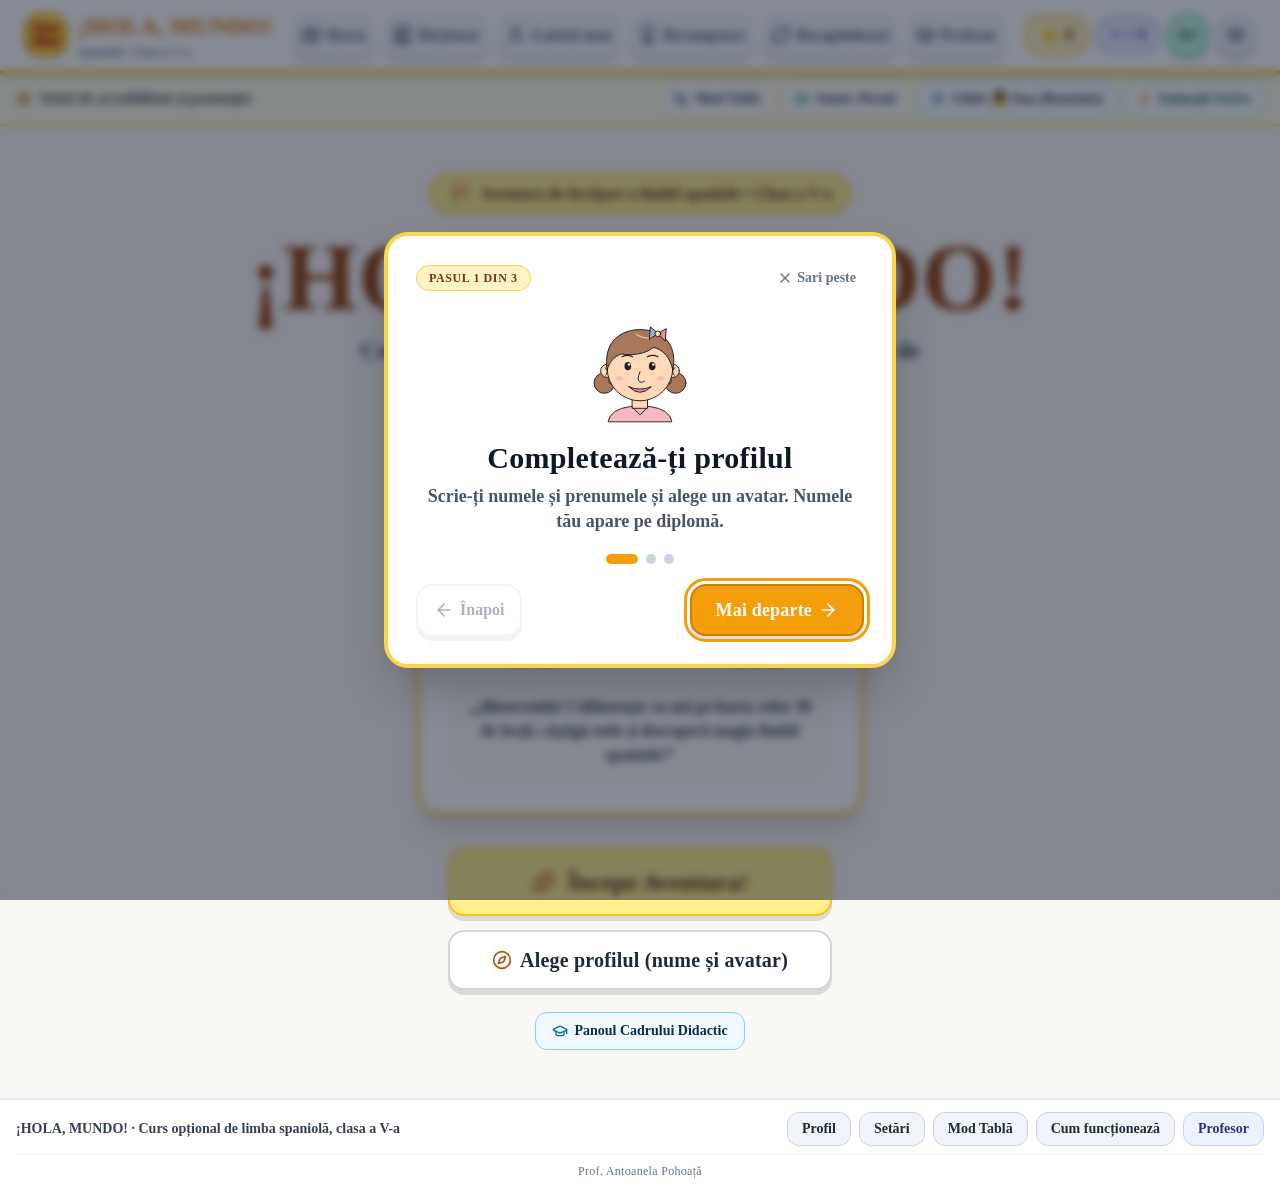
<file: index.html>
<!doctype html>
<html lang="ro">
  <head>
    <meta charset="UTF-8" />
    <link rel="icon" type="image/svg+xml" href="data:image/svg+xml,<svg xmlns=%22http://www.w3.org/2000/svg%22 viewBox=%220 0 32 32%22><text y=%2226%22 font-size=%2226%22>🇪🇸</text></svg>" />
    <meta name="viewport" content="width=device-width, initial-scale=1.0" />
    <title>¡HOLA, MUNDO! · Curs opțional de limba spaniolă</title>
    <script type="module" crossorigin src="./assets/index-DKknDIlz.js"></script>
    <link rel="stylesheet" crossorigin href="./assets/index-Cn4AALob.css">
  </head>
  <body class="bg-[#FAF8F5] text-slate-900 min-h-screen selection:bg-amber-200">
    <div id="root"></div>
  </body>
</html>
</file>
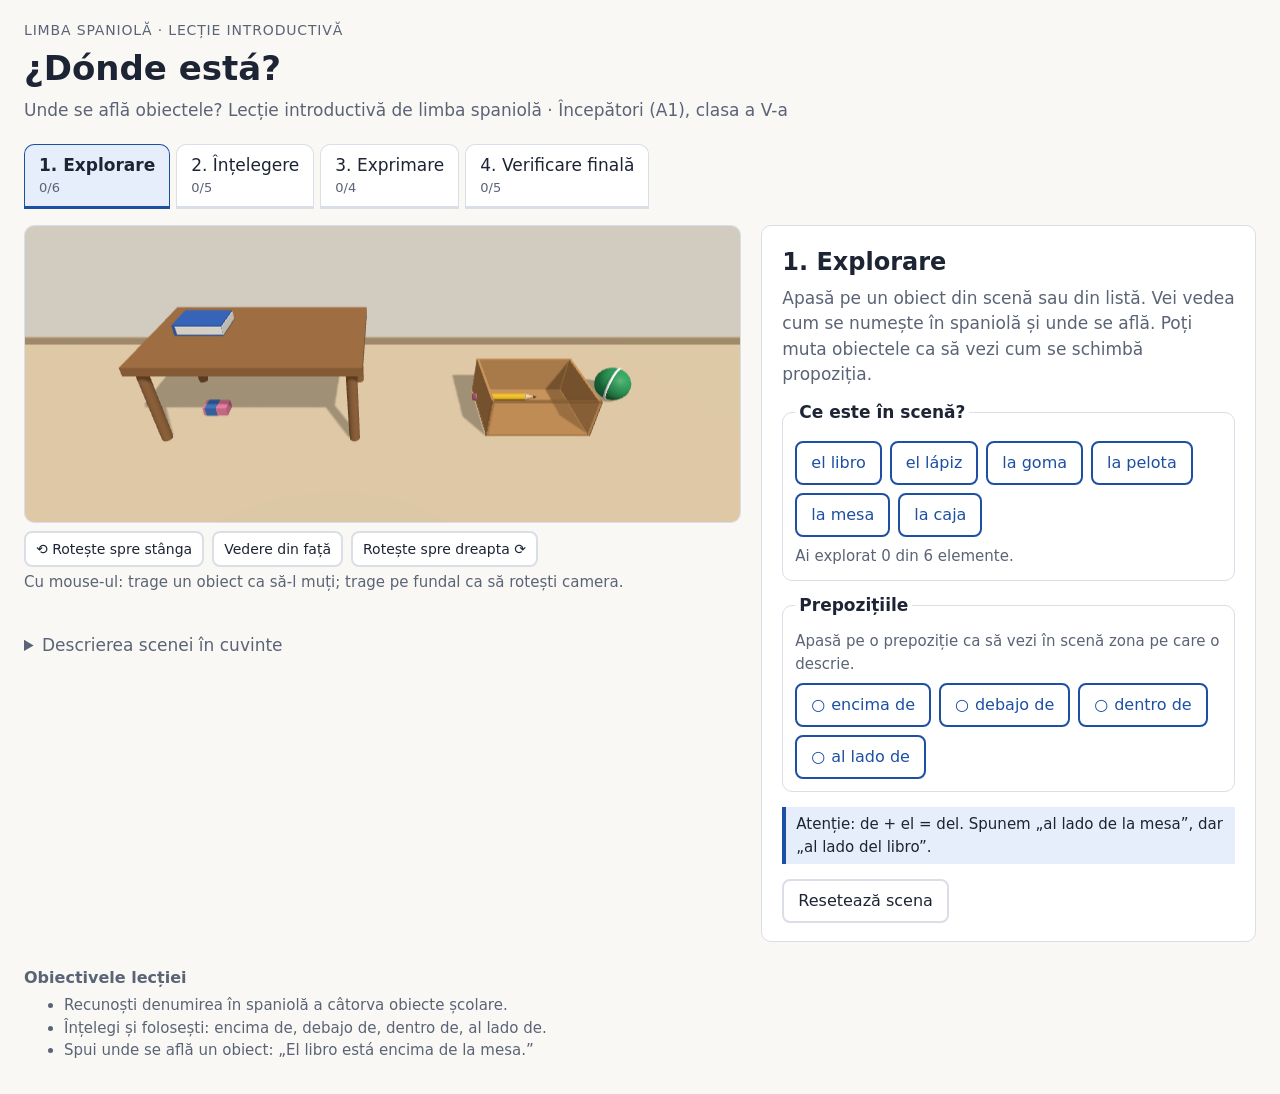
<file: donde-esta/index.html>
<!doctype html>
<html lang="ro">
<head>
  <meta charset="UTF-8">
  <meta name="viewport" content="width=device-width, initial-scale=1">
  <title>¿Dónde está? · Lecție de limba spaniolă</title>
  <link rel="icon" href="data:image/svg+xml,<svg xmlns=%22http://www.w3.org/2000/svg%22 viewBox=%220 0 32 32%22><text y=%2226%22 font-size=%2226%22>📦</text></svg>">
  <link rel="stylesheet" href="css/donde-esta.css">
</head>
<body>
  <a class="skip" href="#panel">Sari la activitate</a>

  <header class="top">
    <p class="eyebrow">Limba spaniolă · lecție introductivă</p>
    <h1 lang="es">¿Dónde está?</h1>
    <p class="sub" id="subtitulo"></p>
  </header>

  <nav class="tabs" role="tablist" aria-label="Activitățile lecției">
    <button type="button" role="tab" class="tab" data-act="exploracion" aria-controls="panel"><span class="tab-title"></span><span class="tab-status"></span></button>
    <button type="button" role="tab" class="tab" data-act="comprension" aria-controls="panel"><span class="tab-title"></span><span class="tab-status"></span></button>
    <button type="button" role="tab" class="tab" data-act="expresion" aria-controls="panel"><span class="tab-title"></span><span class="tab-status"></span></button>
    <button type="button" role="tab" class="tab" data-act="final" aria-controls="panel"><span class="tab-title"></span><span class="tab-status"></span></button>
  </nav>

  <main class="layout">
    <section class="scene-wrap" aria-label="Scena">
      <div id="scene" class="scene">
        <p id="scene-loading" class="scene-msg">Pornesc scena 3D…</p>
      </div>
      <div id="scene-notice" class="notice" role="alert" hidden></div>
      <div id="camera-tools" class="btn-row camera-tools" hidden>
        <button type="button" class="btn btn-small btn-ghost" id="cam-left"><span aria-hidden="true">⟲ </span>Rotește spre stânga</button>
        <button type="button" class="btn btn-small btn-ghost" id="cam-reset">Vedere din față</button>
        <button type="button" class="btn btn-small btn-ghost" id="cam-right">Rotește spre dreapta<span aria-hidden="true"> ⟳</span></button>
      </div>
      <p class="hint camera-hint" id="camera-hint" hidden>Cu mouse-ul: trage un obiect ca să-l muți; trage pe fundal ca să rotești camera.</p>
      <p id="scene-status" class="scene-status" aria-live="polite"></p>
      <details class="scene-desc">
        <summary>Descrierea scenei în cuvinte</summary>
        <ul id="scene-desc-list"></ul>
      </details>
    </section>

    <section id="panel" class="panel" role="tabpanel" tabindex="-1" aria-live="off">
      <p>Lecția pornește…</p>
    </section>
  </main>

  <footer class="foot">
    <h2>Obiectivele lecției</h2>
    <ul id="objetivos"></ul>
  </footer>

  <noscript><p class="notice">Lecția are nevoie de JavaScript. Activează JavaScript în browser și reîncarcă pagina.</p></noscript>

  <!-- Conținutul lecției (editabil) -->
  <script src="data/leccion-donde-esta.js"></script>
  <!-- Logica aplicației -->
  <script src="js/scene-layout.js"></script>
  <script src="js/scene-state.js"></script>
  <script src="js/lesson-logic.js"></script>
  <script src="js/view-3d.js"></script>
  <script src="js/view-2d.js"></script>
  <script src="js/app.js"></script>
</body>
</html>
</file>
<file: assets/index-Cn4AALob.css>
*,:before,:after{--tw-border-spacing-x: 0;--tw-border-spacing-y: 0;--tw-translate-x: 0;--tw-translate-y: 0;--tw-rotate: 0;--tw-skew-x: 0;--tw-skew-y: 0;--tw-scale-x: 1;--tw-scale-y: 1;--tw-pan-x: ;--tw-pan-y: ;--tw-pinch-zoom: ;--tw-scroll-snap-strictness: proximity;--tw-gradient-from-position: ;--tw-gradient-via-position: ;--tw-gradient-to-position: ;--tw-ordinal: ;--tw-slashed-zero: ;--tw-numeric-figure: ;--tw-numeric-spacing: ;--tw-numeric-fraction: ;--tw-ring-inset: ;--tw-ring-offset-width: 0px;--tw-ring-offset-color: #fff;--tw-ring-color: rgb(59 130 246 / .5);--tw-ring-offset-shadow: 0 0 #0000;--tw-ring-shadow: 0 0 #0000;--tw-shadow: 0 0 #0000;--tw-shadow-colored: 0 0 #0000;--tw-blur: ;--tw-brightness: ;--tw-contrast: ;--tw-grayscale: ;--tw-hue-rotate: ;--tw-invert: ;--tw-saturate: ;--tw-sepia: ;--tw-drop-shadow: ;--tw-backdrop-blur: ;--tw-backdrop-brightness: ;--tw-backdrop-contrast: ;--tw-backdrop-grayscale: ;--tw-backdrop-hue-rotate: ;--tw-backdrop-invert: ;--tw-backdrop-opacity: ;--tw-backdrop-saturate: ;--tw-backdrop-sepia: ;--tw-contain-size: ;--tw-contain-layout: ;--tw-contain-paint: ;--tw-contain-style: }::backdrop{--tw-border-spacing-x: 0;--tw-border-spacing-y: 0;--tw-translate-x: 0;--tw-translate-y: 0;--tw-rotate: 0;--tw-skew-x: 0;--tw-skew-y: 0;--tw-scale-x: 1;--tw-scale-y: 1;--tw-pan-x: ;--tw-pan-y: ;--tw-pinch-zoom: ;--tw-scroll-snap-strictness: proximity;--tw-gradient-from-position: ;--tw-gradient-via-position: ;--tw-gradient-to-position: ;--tw-ordinal: ;--tw-slashed-zero: ;--tw-numeric-figure: ;--tw-numeric-spacing: ;--tw-numeric-fraction: ;--tw-ring-inset: ;--tw-ring-offset-width: 0px;--tw-ring-offset-color: #fff;--tw-ring-color: rgb(59 130 246 / .5);--tw-ring-offset-shadow: 0 0 #0000;--tw-ring-shadow: 0 0 #0000;--tw-shadow: 0 0 #0000;--tw-shadow-colored: 0 0 #0000;--tw-blur: ;--tw-brightness: ;--tw-contrast: ;--tw-grayscale: ;--tw-hue-rotate: ;--tw-invert: ;--tw-saturate: ;--tw-sepia: ;--tw-drop-shadow: ;--tw-backdrop-blur: ;--tw-backdrop-brightness: ;--tw-backdrop-contrast: ;--tw-backdrop-grayscale: ;--tw-backdrop-hue-rotate: ;--tw-backdrop-invert: ;--tw-backdrop-opacity: ;--tw-backdrop-saturate: ;--tw-backdrop-sepia: ;--tw-contain-size: ;--tw-contain-layout: ;--tw-contain-paint: ;--tw-contain-style: }*,:before,:after{box-sizing:border-box;border-width:0;border-style:solid;border-color:#e5e7eb}:before,:after{--tw-content: ""}html,:host{line-height:1.5;-webkit-text-size-adjust:100%;-moz-tab-size:4;-o-tab-size:4;tab-size:4;font-family:ui-sans-serif,system-ui,sans-serif,"Apple Color Emoji","Segoe UI Emoji",Segoe UI Symbol,"Noto Color Emoji";font-feature-settings:normal;font-variation-settings:normal;-webkit-tap-highlight-color:transparent}body{margin:0;line-height:inherit}hr{height:0;color:inherit;border-top-width:1px}abbr:where([title]){-webkit-text-decoration:underline dotted;text-decoration:underline dotted}h1,h2,h3,h4,h5,h6{font-size:inherit;font-weight:inherit}a{color:inherit;text-decoration:inherit}b,strong{font-weight:bolder}code,kbd,samp,pre{font-family:ui-monospace,SFMono-Regular,Menlo,Monaco,Consolas,Liberation Mono,Courier New,monospace;font-feature-settings:normal;font-variation-settings:normal;font-size:1em}small{font-size:80%}sub,sup{font-size:75%;line-height:0;position:relative;vertical-align:baseline}sub{bottom:-.25em}sup{top:-.5em}table{text-indent:0;border-color:inherit;border-collapse:collapse}button,input,optgroup,select,textarea{font-family:inherit;font-feature-settings:inherit;font-variation-settings:inherit;font-size:100%;font-weight:inherit;line-height:inherit;letter-spacing:inherit;color:inherit;margin:0;padding:0}button,select{text-transform:none}button,input:where([type=button]),input:where([type=reset]),input:where([type=submit]){-webkit-appearance:button;background-color:transparent;background-image:none}:-moz-focusring{outline:auto}:-moz-ui-invalid{box-shadow:none}progress{vertical-align:baseline}::-webkit-inner-spin-button,::-webkit-outer-spin-button{height:auto}[type=search]{-webkit-appearance:textfield;outline-offset:-2px}::-webkit-search-decoration{-webkit-appearance:none}::-webkit-file-upload-button{-webkit-appearance:button;font:inherit}summary{display:list-item}blockquote,dl,dd,h1,h2,h3,h4,h5,h6,hr,figure,p,pre{margin:0}fieldset{margin:0;padding:0}legend{padding:0}ol,ul,menu{list-style:none;margin:0;padding:0}dialog{padding:0}textarea{resize:vertical}input::-moz-placeholder,textarea::-moz-placeholder{opacity:1;color:#9ca3af}input::placeholder,textarea::placeholder{opacity:1;color:#9ca3af}button,[role=button]{cursor:pointer}:disabled{cursor:default}img,svg,video,canvas,audio,iframe,embed,object{display:block;vertical-align:middle}img,video{max-width:100%;height:auto}[hidden]:where(:not([hidden=until-found])){display:none}.sr-only{position:absolute;width:1px;height:1px;padding:0;margin:-1px;overflow:hidden;clip:rect(0,0,0,0);white-space:nowrap;border-width:0}.pointer-events-none{pointer-events:none}.\!visible{visibility:visible!important}.visible{visibility:visible}.fixed{position:fixed}.absolute{position:absolute}.relative{position:relative}.inset-0{top:0;right:0;bottom:0;left:0}.left-0{left:0}.left-3{left:.75rem}.left-4{left:1rem}.right-0{right:0}.right-3{right:.75rem}.top-1\/2{top:50%}.top-3{top:.75rem}.z-30{z-index:30}.z-40{z-index:40}.z-50{z-index:50}.z-\[60\]{z-index:60}.order-last{order:9999}.-mx-4{margin-left:-1rem;margin-right:-1rem}.mx-auto{margin-left:auto;margin-right:auto}.my-2{margin-top:.5rem;margin-bottom:.5rem}.my-4{margin-top:1rem;margin-bottom:1rem}.my-auto{margin-top:auto;margin-bottom:auto}.-mt-16{margin-top:-4rem}.mb-1{margin-bottom:.25rem}.mb-2{margin-bottom:.5rem}.mb-3{margin-bottom:.75rem}.mb-4{margin-bottom:1rem}.mb-6{margin-bottom:1.5rem}.mb-8{margin-bottom:2rem}.ml-4{margin-left:1rem}.ml-auto{margin-left:auto}.mr-1{margin-right:.25rem}.mt-0\.5{margin-top:.125rem}.mt-1{margin-top:.25rem}.mt-1\.5{margin-top:.375rem}.mt-2{margin-top:.5rem}.mt-3{margin-top:.75rem}.mt-4{margin-top:1rem}.mt-5{margin-top:1.25rem}.mt-6{margin-top:1.5rem}.line-clamp-1{overflow:hidden;display:-webkit-box;-webkit-box-orient:vertical;-webkit-line-clamp:1}.line-clamp-2{overflow:hidden;display:-webkit-box;-webkit-box-orient:vertical;-webkit-line-clamp:2}.block{display:block}.inline-block{display:inline-block}.inline{display:inline}.flex{display:flex}.inline-flex{display:inline-flex}.table{display:table}.grid{display:grid}.hidden{display:none}.h-10{height:2.5rem}.h-11{height:2.75rem}.h-12{height:3rem}.h-14{height:3.5rem}.h-16{height:4rem}.h-2{height:.5rem}.h-2\.5{height:.625rem}.h-20{height:5rem}.h-24{height:6rem}.h-28{height:7rem}.h-3\.5{height:.875rem}.h-4{height:1rem}.h-40{height:10rem}.h-5{height:1.25rem}.h-6{height:1.5rem}.h-7{height:1.75rem}.h-8{height:2rem}.h-9{height:2.25rem}.h-full{height:100%}.max-h-72{max-height:18rem}.max-h-\[380px\]{max-height:380px}.max-h-\[480px\]{max-height:480px}.min-h-\[100px\]{min-height:100px}.min-h-\[110px\]{min-height:110px}.min-h-\[112px\]{min-height:112px}.min-h-\[140px\]{min-height:140px}.min-h-\[160px\]{min-height:160px}.min-h-\[180px\]{min-height:180px}.min-h-\[48px\]{min-height:48px}.min-h-\[52px\]{min-height:52px}.min-h-\[54px\]{min-height:54px}.min-h-\[560px\]{min-height:560px}.min-h-\[56px\]{min-height:56px}.min-h-\[58px\]{min-height:58px}.min-h-\[60px\]{min-height:60px}.min-h-\[66px\]{min-height:66px}.min-h-\[calc\(100vh-140px\)\]{min-height:calc(100vh - 140px)}.min-h-screen{min-height:100vh}.w-10{width:2.5rem}.w-11{width:2.75rem}.w-12{width:3rem}.w-14{width:3.5rem}.w-16{width:4rem}.w-2\.5{width:.625rem}.w-20{width:5rem}.w-24{width:6rem}.w-28{width:7rem}.w-3\.5{width:.875rem}.w-4{width:1rem}.w-40{width:10rem}.w-5{width:1.25rem}.w-6{width:1.5rem}.w-7{width:1.75rem}.w-8{width:2rem}.w-9{width:2.25rem}.w-full{width:100%}.min-w-0{min-width:0px}.min-w-\[110px\]{min-width:110px}.min-w-\[120px\]{min-width:120px}.min-w-\[190px\]{min-width:190px}.max-w-2xl{max-width:42rem}.max-w-3xl{max-width:48rem}.max-w-4xl{max-width:56rem}.max-w-5xl{max-width:64rem}.max-w-6xl{max-width:72rem}.max-w-7xl{max-width:80rem}.max-w-lg{max-width:32rem}.max-w-md{max-width:28rem}.max-w-sm{max-width:24rem}.max-w-xl{max-width:36rem}.flex-1{flex:1 1 0%}.shrink-0{flex-shrink:0}.border-collapse{border-collapse:collapse}.-translate-y-1\/2{--tw-translate-y: -50%;transform:translate(var(--tw-translate-x),var(--tw-translate-y)) rotate(var(--tw-rotate)) skew(var(--tw-skew-x)) skewY(var(--tw-skew-y)) scaleX(var(--tw-scale-x)) scaleY(var(--tw-scale-y))}.scale-105{--tw-scale-x: 1.05;--tw-scale-y: 1.05;transform:translate(var(--tw-translate-x),var(--tw-translate-y)) rotate(var(--tw-rotate)) skew(var(--tw-skew-x)) skewY(var(--tw-skew-y)) scaleX(var(--tw-scale-x)) scaleY(var(--tw-scale-y))}.scale-110{--tw-scale-x: 1.1;--tw-scale-y: 1.1;transform:translate(var(--tw-translate-x),var(--tw-translate-y)) rotate(var(--tw-rotate)) skew(var(--tw-skew-x)) skewY(var(--tw-skew-y)) scaleX(var(--tw-scale-x)) scaleY(var(--tw-scale-y))}.transform{transform:translate(var(--tw-translate-x),var(--tw-translate-y)) rotate(var(--tw-rotate)) skew(var(--tw-skew-x)) skewY(var(--tw-skew-y)) scaleX(var(--tw-scale-x)) scaleY(var(--tw-scale-y))}@keyframes bounce{0%,to{transform:translateY(-25%);animation-timing-function:cubic-bezier(.8,0,1,1)}50%{transform:none;animation-timing-function:cubic-bezier(0,0,.2,1)}}.animate-bounce{animation:bounce 1s infinite}@keyframes pulse{50%{opacity:.5}}.animate-pulse{animation:pulse 2s cubic-bezier(.4,0,.6,1) infinite}.cursor-default{cursor:default}.cursor-not-allowed{cursor:not-allowed}.cursor-pointer{cursor:pointer}.select-none{-webkit-user-select:none;-moz-user-select:none;user-select:none}.resize{resize:both}.snap-x{scroll-snap-type:x var(--tw-scroll-snap-strictness)}.snap-start{scroll-snap-align:start}.scroll-mt-24{scroll-margin-top:6rem}.grid-cols-1{grid-template-columns:repeat(1,minmax(0,1fr))}.grid-cols-2{grid-template-columns:repeat(2,minmax(0,1fr))}.grid-cols-4{grid-template-columns:repeat(4,minmax(0,1fr))}.grid-cols-\[minmax\(0\,2fr\)_minmax\(0\,1\.4fr\)_90px_auto\]{grid-template-columns:minmax(0,2fr) minmax(0,1.4fr) 90px auto}.flex-col{flex-direction:column}.flex-col-reverse{flex-direction:column-reverse}.flex-wrap{flex-wrap:wrap}.items-start{align-items:flex-start}.items-end{align-items:flex-end}.items-center{align-items:center}.items-baseline{align-items:baseline}.items-stretch{align-items:stretch}.justify-start{justify-content:flex-start}.justify-end{justify-content:flex-end}.justify-center{justify-content:center}.justify-between{justify-content:space-between}.justify-around{justify-content:space-around}.gap-1{gap:.25rem}.gap-1\.5{gap:.375rem}.gap-2{gap:.5rem}.gap-2\.5{gap:.625rem}.gap-3{gap:.75rem}.gap-3\.5{gap:.875rem}.gap-4{gap:1rem}.gap-5{gap:1.25rem}.gap-6{gap:1.5rem}.gap-x-2{-moz-column-gap:.5rem;column-gap:.5rem}.gap-y-0\.5{row-gap:.125rem}.-space-x-3>:not([hidden])~:not([hidden]){--tw-space-x-reverse: 0;margin-right:calc(-.75rem * var(--tw-space-x-reverse));margin-left:calc(-.75rem * calc(1 - var(--tw-space-x-reverse)))}.space-x-1\.5>:not([hidden])~:not([hidden]){--tw-space-x-reverse: 0;margin-right:calc(.375rem * var(--tw-space-x-reverse));margin-left:calc(.375rem * calc(1 - var(--tw-space-x-reverse)))}.space-y-1>:not([hidden])~:not([hidden]){--tw-space-y-reverse: 0;margin-top:calc(.25rem * calc(1 - var(--tw-space-y-reverse)));margin-bottom:calc(.25rem * var(--tw-space-y-reverse))}.space-y-1\.5>:not([hidden])~:not([hidden]){--tw-space-y-reverse: 0;margin-top:calc(.375rem * calc(1 - var(--tw-space-y-reverse)));margin-bottom:calc(.375rem * var(--tw-space-y-reverse))}.space-y-10>:not([hidden])~:not([hidden]){--tw-space-y-reverse: 0;margin-top:calc(2.5rem * calc(1 - var(--tw-space-y-reverse)));margin-bottom:calc(2.5rem * var(--tw-space-y-reverse))}.space-y-12>:not([hidden])~:not([hidden]){--tw-space-y-reverse: 0;margin-top:calc(3rem * calc(1 - var(--tw-space-y-reverse)));margin-bottom:calc(3rem * var(--tw-space-y-reverse))}.space-y-2>:not([hidden])~:not([hidden]){--tw-space-y-reverse: 0;margin-top:calc(.5rem * calc(1 - var(--tw-space-y-reverse)));margin-bottom:calc(.5rem * var(--tw-space-y-reverse))}.space-y-2\.5>:not([hidden])~:not([hidden]){--tw-space-y-reverse: 0;margin-top:calc(.625rem * calc(1 - var(--tw-space-y-reverse)));margin-bottom:calc(.625rem * var(--tw-space-y-reverse))}.space-y-3>:not([hidden])~:not([hidden]){--tw-space-y-reverse: 0;margin-top:calc(.75rem * calc(1 - var(--tw-space-y-reverse)));margin-bottom:calc(.75rem * var(--tw-space-y-reverse))}.space-y-4>:not([hidden])~:not([hidden]){--tw-space-y-reverse: 0;margin-top:calc(1rem * calc(1 - var(--tw-space-y-reverse)));margin-bottom:calc(1rem * var(--tw-space-y-reverse))}.space-y-5>:not([hidden])~:not([hidden]){--tw-space-y-reverse: 0;margin-top:calc(1.25rem * calc(1 - var(--tw-space-y-reverse)));margin-bottom:calc(1.25rem * var(--tw-space-y-reverse))}.space-y-6>:not([hidden])~:not([hidden]){--tw-space-y-reverse: 0;margin-top:calc(1.5rem * calc(1 - var(--tw-space-y-reverse)));margin-bottom:calc(1.5rem * var(--tw-space-y-reverse))}.space-y-8>:not([hidden])~:not([hidden]){--tw-space-y-reverse: 0;margin-top:calc(2rem * calc(1 - var(--tw-space-y-reverse)));margin-bottom:calc(2rem * var(--tw-space-y-reverse))}.divide-y>:not([hidden])~:not([hidden]){--tw-divide-y-reverse: 0;border-top-width:calc(1px * calc(1 - var(--tw-divide-y-reverse)));border-bottom-width:calc(1px * var(--tw-divide-y-reverse))}.divide-sky-100>:not([hidden])~:not([hidden]){--tw-divide-opacity: 1;border-color:rgb(224 242 254 / var(--tw-divide-opacity, 1))}.divide-slate-100>:not([hidden])~:not([hidden]){--tw-divide-opacity: 1;border-color:rgb(241 245 249 / var(--tw-divide-opacity, 1))}.self-end{align-self:flex-end}.overflow-hidden{overflow:hidden}.overflow-x-auto{overflow-x:auto}.overflow-y-auto{overflow-y:auto}.truncate{overflow:hidden;text-overflow:ellipsis;white-space:nowrap}.whitespace-nowrap{white-space:nowrap}.break-words{overflow-wrap:break-word}.rounded-2xl{border-radius:1rem}.rounded-3xl{border-radius:1.5rem}.rounded-full{border-radius:9999px}.rounded-lg{border-radius:.5rem}.rounded-md{border-radius:.375rem}.rounded-xl{border-radius:.75rem}.border{border-width:1px}.border-2{border-width:2px}.border-4{border-width:4px}.border-b{border-bottom-width:1px}.border-b-2{border-bottom-width:2px}.border-b-4{border-bottom-width:4px}.border-t{border-top-width:1px}.border-t-2{border-top-width:2px}.border-dashed{border-style:dashed}.border-amber-200{--tw-border-opacity: 1;border-color:rgb(253 230 138 / var(--tw-border-opacity, 1))}.border-amber-300{--tw-border-opacity: 1;border-color:rgb(252 211 77 / var(--tw-border-opacity, 1))}.border-amber-400{--tw-border-opacity: 1;border-color:rgb(251 191 36 / var(--tw-border-opacity, 1))}.border-amber-500{--tw-border-opacity: 1;border-color:rgb(245 158 11 / var(--tw-border-opacity, 1))}.border-amber-600{--tw-border-opacity: 1;border-color:rgb(217 119 6 / var(--tw-border-opacity, 1))}.border-emerald-300{--tw-border-opacity: 1;border-color:rgb(110 231 183 / var(--tw-border-opacity, 1))}.border-emerald-400{--tw-border-opacity: 1;border-color:rgb(52 211 153 / var(--tw-border-opacity, 1))}.border-emerald-500{--tw-border-opacity: 1;border-color:rgb(16 185 129 / var(--tw-border-opacity, 1))}.border-indigo-100{--tw-border-opacity: 1;border-color:rgb(224 231 255 / var(--tw-border-opacity, 1))}.border-indigo-200{--tw-border-opacity: 1;border-color:rgb(199 210 254 / var(--tw-border-opacity, 1))}.border-indigo-300{--tw-border-opacity: 1;border-color:rgb(165 180 252 / var(--tw-border-opacity, 1))}.border-indigo-400{--tw-border-opacity: 1;border-color:rgb(129 140 248 / var(--tw-border-opacity, 1))}.border-indigo-700{--tw-border-opacity: 1;border-color:rgb(67 56 202 / var(--tw-border-opacity, 1))}.border-orange-300{--tw-border-opacity: 1;border-color:rgb(253 186 116 / var(--tw-border-opacity, 1))}.border-pastel-blueBorder{--tw-border-opacity: 1;border-color:rgb(125 211 252 / var(--tw-border-opacity, 1))}.border-pastel-mintBorder{--tw-border-opacity: 1;border-color:rgb(110 231 183 / var(--tw-border-opacity, 1))}.border-pastel-peachBorder{--tw-border-opacity: 1;border-color:rgb(253 186 116 / var(--tw-border-opacity, 1))}.border-pastel-yellowBorder{--tw-border-opacity: 1;border-color:rgb(253 224 71 / var(--tw-border-opacity, 1))}.border-purple-300{--tw-border-opacity: 1;border-color:rgb(216 180 254 / var(--tw-border-opacity, 1))}.border-purple-500{--tw-border-opacity: 1;border-color:rgb(168 85 247 / var(--tw-border-opacity, 1))}.border-rose-200{--tw-border-opacity: 1;border-color:rgb(254 205 211 / var(--tw-border-opacity, 1))}.border-rose-300{--tw-border-opacity: 1;border-color:rgb(253 164 175 / var(--tw-border-opacity, 1))}.border-rose-400{--tw-border-opacity: 1;border-color:rgb(251 113 133 / var(--tw-border-opacity, 1))}.border-sky-100{--tw-border-opacity: 1;border-color:rgb(224 242 254 / var(--tw-border-opacity, 1))}.border-sky-200{--tw-border-opacity: 1;border-color:rgb(186 230 253 / var(--tw-border-opacity, 1))}.border-sky-300{--tw-border-opacity: 1;border-color:rgb(125 211 252 / var(--tw-border-opacity, 1))}.border-sky-400{--tw-border-opacity: 1;border-color:rgb(56 189 248 / var(--tw-border-opacity, 1))}.border-sky-500{--tw-border-opacity: 1;border-color:rgb(14 165 233 / var(--tw-border-opacity, 1))}.border-slate-100{--tw-border-opacity: 1;border-color:rgb(241 245 249 / var(--tw-border-opacity, 1))}.border-slate-200{--tw-border-opacity: 1;border-color:rgb(226 232 240 / var(--tw-border-opacity, 1))}.border-slate-300{--tw-border-opacity: 1;border-color:rgb(203 213 225 / var(--tw-border-opacity, 1))}.border-slate-400{--tw-border-opacity: 1;border-color:rgb(148 163 184 / var(--tw-border-opacity, 1))}.border-slate-700{--tw-border-opacity: 1;border-color:rgb(51 65 85 / var(--tw-border-opacity, 1))}.border-transparent{border-color:transparent}.border-violet-300{--tw-border-opacity: 1;border-color:rgb(196 181 253 / var(--tw-border-opacity, 1))}.border-violet-400{--tw-border-opacity: 1;border-color:rgb(167 139 250 / var(--tw-border-opacity, 1))}.border-white{--tw-border-opacity: 1;border-color:rgb(255 255 255 / var(--tw-border-opacity, 1))}.border-white\/40{border-color:#fff6}.border-white\/60{border-color:#fff9}.bg-\[\#FAF8F5\]{--tw-bg-opacity: 1;background-color:rgb(250 248 245 / var(--tw-bg-opacity, 1))}.bg-amber-100{--tw-bg-opacity: 1;background-color:rgb(254 243 199 / var(--tw-bg-opacity, 1))}.bg-amber-200\/70{background-color:#fde68ab3}.bg-amber-400{--tw-bg-opacity: 1;background-color:rgb(251 191 36 / var(--tw-bg-opacity, 1))}.bg-amber-50{--tw-bg-opacity: 1;background-color:rgb(255 251 235 / var(--tw-bg-opacity, 1))}.bg-amber-50\/30{background-color:#fffbeb4d}.bg-amber-50\/60{background-color:#fffbeb99}.bg-amber-50\/70{background-color:#fffbebb3}.bg-amber-50\/80{background-color:#fffbebcc}.bg-amber-500{--tw-bg-opacity: 1;background-color:rgb(245 158 11 / var(--tw-bg-opacity, 1))}.bg-emerald-100{--tw-bg-opacity: 1;background-color:rgb(209 250 229 / var(--tw-bg-opacity, 1))}.bg-emerald-200{--tw-bg-opacity: 1;background-color:rgb(167 243 208 / var(--tw-bg-opacity, 1))}.bg-emerald-50{--tw-bg-opacity: 1;background-color:rgb(236 253 245 / var(--tw-bg-opacity, 1))}.bg-emerald-500{--tw-bg-opacity: 1;background-color:rgb(16 185 129 / var(--tw-bg-opacity, 1))}.bg-emerald-600{--tw-bg-opacity: 1;background-color:rgb(5 150 105 / var(--tw-bg-opacity, 1))}.bg-indigo-100{--tw-bg-opacity: 1;background-color:rgb(224 231 255 / var(--tw-bg-opacity, 1))}.bg-indigo-50{--tw-bg-opacity: 1;background-color:rgb(238 242 255 / var(--tw-bg-opacity, 1))}.bg-indigo-50\/60{background-color:#eef2ff99}.bg-indigo-50\/70{background-color:#eef2ffb3}.bg-indigo-50\/80{background-color:#eef2ffcc}.bg-indigo-600{--tw-bg-opacity: 1;background-color:rgb(79 70 229 / var(--tw-bg-opacity, 1))}.bg-orange-100{--tw-bg-opacity: 1;background-color:rgb(255 237 213 / var(--tw-bg-opacity, 1))}.bg-pastel-blue{--tw-bg-opacity: 1;background-color:rgb(186 230 253 / var(--tw-bg-opacity, 1))}.bg-pastel-blueLight{--tw-bg-opacity: 1;background-color:rgb(240 249 255 / var(--tw-bg-opacity, 1))}.bg-pastel-cream{--tw-bg-opacity: 1;background-color:rgb(252 251 247 / var(--tw-bg-opacity, 1))}.bg-pastel-lavender{--tw-bg-opacity: 1;background-color:rgb(221 214 254 / var(--tw-bg-opacity, 1))}.bg-pastel-lavenderLight{--tw-bg-opacity: 1;background-color:rgb(245 243 255 / var(--tw-bg-opacity, 1))}.bg-pastel-mint{--tw-bg-opacity: 1;background-color:rgb(167 243 208 / var(--tw-bg-opacity, 1))}.bg-pastel-mintLight{--tw-bg-opacity: 1;background-color:rgb(236 253 245 / var(--tw-bg-opacity, 1))}.bg-pastel-peach{--tw-bg-opacity: 1;background-color:rgb(254 215 170 / var(--tw-bg-opacity, 1))}.bg-pastel-peachLight{--tw-bg-opacity: 1;background-color:rgb(255 247 237 / var(--tw-bg-opacity, 1))}.bg-pastel-yellow{--tw-bg-opacity: 1;background-color:rgb(254 240 138 / var(--tw-bg-opacity, 1))}.bg-pastel-yellowLight{--tw-bg-opacity: 1;background-color:rgb(254 252 232 / var(--tw-bg-opacity, 1))}.bg-purple-100{--tw-bg-opacity: 1;background-color:rgb(243 232 255 / var(--tw-bg-opacity, 1))}.bg-purple-50\/80{background-color:#faf5ffcc}.bg-rose-100{--tw-bg-opacity: 1;background-color:rgb(255 228 230 / var(--tw-bg-opacity, 1))}.bg-rose-50{--tw-bg-opacity: 1;background-color:rgb(255 241 242 / var(--tw-bg-opacity, 1))}.bg-rose-50\/70{background-color:#fff1f2b3}.bg-rose-500{--tw-bg-opacity: 1;background-color:rgb(244 63 94 / var(--tw-bg-opacity, 1))}.bg-sky-100{--tw-bg-opacity: 1;background-color:rgb(224 242 254 / var(--tw-bg-opacity, 1))}.bg-sky-50\/60{background-color:#f0f9ff99}.bg-sky-50\/80{background-color:#f0f9ffcc}.bg-sky-500{--tw-bg-opacity: 1;background-color:rgb(14 165 233 / var(--tw-bg-opacity, 1))}.bg-sky-600{--tw-bg-opacity: 1;background-color:rgb(2 132 199 / var(--tw-bg-opacity, 1))}.bg-slate-100{--tw-bg-opacity: 1;background-color:rgb(241 245 249 / var(--tw-bg-opacity, 1))}.bg-slate-100\/70{background-color:#f1f5f9b3}.bg-slate-200{--tw-bg-opacity: 1;background-color:rgb(226 232 240 / var(--tw-bg-opacity, 1))}.bg-slate-300{--tw-bg-opacity: 1;background-color:rgb(203 213 225 / var(--tw-bg-opacity, 1))}.bg-slate-50{--tw-bg-opacity: 1;background-color:rgb(248 250 252 / var(--tw-bg-opacity, 1))}.bg-slate-900\/50{background-color:#0f172a80}.bg-slate-900\/60{background-color:#0f172a99}.bg-violet-100{--tw-bg-opacity: 1;background-color:rgb(237 233 254 / var(--tw-bg-opacity, 1))}.bg-white{--tw-bg-opacity: 1;background-color:rgb(255 255 255 / var(--tw-bg-opacity, 1))}.bg-white\/20{background-color:#fff3}.bg-white\/25{background-color:#ffffff40}.bg-white\/30{background-color:#ffffff4d}.bg-white\/60{background-color:#fff9}.bg-white\/80{background-color:#fffc}.bg-white\/95{background-color:#fffffff2}.bg-gradient-to-b{background-image:linear-gradient(to bottom,var(--tw-gradient-stops))}.bg-gradient-to-br{background-image:linear-gradient(to bottom right,var(--tw-gradient-stops))}.bg-gradient-to-r{background-image:linear-gradient(to right,var(--tw-gradient-stops))}.bg-gradient-to-tr{background-image:linear-gradient(to top right,var(--tw-gradient-stops))}.from-amber-100{--tw-gradient-from: #fef3c7 var(--tw-gradient-from-position);--tw-gradient-to: rgb(254 243 199 / 0) var(--tw-gradient-to-position);--tw-gradient-stops: var(--tw-gradient-from), var(--tw-gradient-to)}.from-amber-300{--tw-gradient-from: #fcd34d var(--tw-gradient-from-position);--tw-gradient-to: rgb(252 211 77 / 0) var(--tw-gradient-to-position);--tw-gradient-stops: var(--tw-gradient-from), var(--tw-gradient-to)}.from-amber-400{--tw-gradient-from: #fbbf24 var(--tw-gradient-from-position);--tw-gradient-to: rgb(251 191 36 / 0) var(--tw-gradient-to-position);--tw-gradient-stops: var(--tw-gradient-from), var(--tw-gradient-to)}.from-amber-50{--tw-gradient-from: #fffbeb var(--tw-gradient-from-position);--tw-gradient-to: rgb(255 251 235 / 0) var(--tw-gradient-to-position);--tw-gradient-stops: var(--tw-gradient-from), var(--tw-gradient-to)}.from-emerald-100{--tw-gradient-from: #d1fae5 var(--tw-gradient-from-position);--tw-gradient-to: rgb(209 250 229 / 0) var(--tw-gradient-to-position);--tw-gradient-stops: var(--tw-gradient-from), var(--tw-gradient-to)}.from-indigo-50{--tw-gradient-from: #eef2ff var(--tw-gradient-from-position);--tw-gradient-to: rgb(238 242 255 / 0) var(--tw-gradient-to-position);--tw-gradient-stops: var(--tw-gradient-from), var(--tw-gradient-to)}.from-indigo-800{--tw-gradient-from: #3730a3 var(--tw-gradient-from-position);--tw-gradient-to: rgb(55 48 163 / 0) var(--tw-gradient-to-position);--tw-gradient-stops: var(--tw-gradient-from), var(--tw-gradient-to)}.from-sky-100{--tw-gradient-from: #e0f2fe var(--tw-gradient-from-position);--tw-gradient-to: rgb(224 242 254 / 0) var(--tw-gradient-to-position);--tw-gradient-stops: var(--tw-gradient-from), var(--tw-gradient-to)}.from-sky-50{--tw-gradient-from: #f0f9ff var(--tw-gradient-from-position);--tw-gradient-to: rgb(240 249 255 / 0) var(--tw-gradient-to-position);--tw-gradient-stops: var(--tw-gradient-from), var(--tw-gradient-to)}.via-indigo-50{--tw-gradient-to: rgb(238 242 255 / 0) var(--tw-gradient-to-position);--tw-gradient-stops: var(--tw-gradient-from), #eef2ff var(--tw-gradient-via-position), var(--tw-gradient-to)}.via-indigo-900{--tw-gradient-to: rgb(49 46 129 / 0) var(--tw-gradient-to-position);--tw-gradient-stops: var(--tw-gradient-from), #312e81 var(--tw-gradient-via-position), var(--tw-gradient-to)}.via-orange-400{--tw-gradient-to: rgb(251 146 60 / 0) var(--tw-gradient-to-position);--tw-gradient-stops: var(--tw-gradient-from), #fb923c var(--tw-gradient-via-position), var(--tw-gradient-to)}.via-orange-50{--tw-gradient-to: rgb(255 247 237 / 0) var(--tw-gradient-to-position);--tw-gradient-stops: var(--tw-gradient-from), #fff7ed var(--tw-gradient-via-position), var(--tw-gradient-to)}.via-teal-50{--tw-gradient-to: rgb(240 253 250 / 0) var(--tw-gradient-to-position);--tw-gradient-stops: var(--tw-gradient-from), #f0fdfa var(--tw-gradient-via-position), var(--tw-gradient-to)}.to-amber-100{--tw-gradient-to: #fef3c7 var(--tw-gradient-to-position)}.to-amber-50{--tw-gradient-to: #fffbeb var(--tw-gradient-to-position)}.to-amber-500{--tw-gradient-to: #f59e0b var(--tw-gradient-to-position)}.to-emerald-100{--tw-gradient-to: #d1fae5 var(--tw-gradient-to-position)}.to-indigo-50{--tw-gradient-to: #eef2ff var(--tw-gradient-to-position)}.to-orange-400{--tw-gradient-to: #fb923c var(--tw-gradient-to-position)}.to-orange-50{--tw-gradient-to: #fff7ed var(--tw-gradient-to-position)}.to-sky-100{--tw-gradient-to: #e0f2fe var(--tw-gradient-to-position)}.to-slate-900{--tw-gradient-to: #0f172a var(--tw-gradient-to-position)}.to-yellow-300{--tw-gradient-to: #fde047 var(--tw-gradient-to-position)}.to-yellow-400{--tw-gradient-to: #facc15 var(--tw-gradient-to-position)}.fill-amber-400{fill:#fbbf24}.fill-current{fill:currentColor}.stroke-\[3\]{stroke-width:3}.p-1\.5{padding:.375rem}.p-2{padding:.5rem}.p-2\.5{padding:.625rem}.p-3{padding:.75rem}.p-3\.5{padding:.875rem}.p-4{padding:1rem}.p-5{padding:1.25rem}.p-6{padding:1.5rem}.p-8{padding:2rem}.px-0{padding-left:0;padding-right:0}.px-1\.5{padding-left:.375rem;padding-right:.375rem}.px-2{padding-left:.5rem;padding-right:.5rem}.px-2\.5{padding-left:.625rem;padding-right:.625rem}.px-3{padding-left:.75rem;padding-right:.75rem}.px-3\.5{padding-left:.875rem;padding-right:.875rem}.px-4{padding-left:1rem;padding-right:1rem}.px-5{padding-left:1.25rem;padding-right:1.25rem}.px-6{padding-left:1.5rem;padding-right:1.5rem}.px-8{padding-left:2rem;padding-right:2rem}.py-0\.5{padding-top:.125rem;padding-bottom:.125rem}.py-1{padding-top:.25rem;padding-bottom:.25rem}.py-1\.5{padding-top:.375rem;padding-bottom:.375rem}.py-10{padding-top:2.5rem;padding-bottom:2.5rem}.py-16{padding-top:4rem;padding-bottom:4rem}.py-2{padding-top:.5rem;padding-bottom:.5rem}.py-2\.5{padding-top:.625rem;padding-bottom:.625rem}.py-3{padding-top:.75rem;padding-bottom:.75rem}.py-3\.5{padding-top:.875rem;padding-bottom:.875rem}.py-4{padding-top:1rem;padding-bottom:1rem}.pb-2{padding-bottom:.5rem}.pb-3{padding-bottom:.75rem}.pb-4{padding-bottom:1rem}.pl-2{padding-left:.5rem}.pl-9{padding-left:2.25rem}.pr-1{padding-right:.25rem}.pr-12{padding-right:3rem}.pr-2{padding-right:.5rem}.pr-3{padding-right:.75rem}.pr-3\.5{padding-right:.875rem}.pt-0\.5{padding-top:.125rem}.pt-1{padding-top:.25rem}.pt-2{padding-top:.5rem}.pt-3{padding-top:.75rem}.pt-4{padding-top:1rem}.text-left{text-align:left}.text-center{text-align:center}.text-right{text-align:right}.font-kids{font-family:Times New Roman,Times,serif}.font-mono{font-family:ui-monospace,SFMono-Regular,Menlo,Monaco,Consolas,Liberation Mono,Courier New,monospace}.font-serif{font-family:Times New Roman,Times,serif}.text-2xl{font-size:1.5rem;line-height:2rem}.text-3xl{font-size:1.875rem;line-height:2.25rem}.text-4xl{font-size:2.25rem;line-height:2.5rem}.text-5xl{font-size:3rem;line-height:1}.text-6xl{font-size:3.75rem;line-height:1}.text-\[10px\]{font-size:10px}.text-\[11px\]{font-size:11px}.text-base{font-size:1rem;line-height:1.5rem}.text-lg{font-size:1.125rem;line-height:1.75rem}.text-sm{font-size:.875rem;line-height:1.25rem}.text-xl{font-size:1.25rem;line-height:1.75rem}.text-xs{font-size:.75rem;line-height:1rem}.font-black{font-weight:900}.font-bold{font-weight:700}.font-medium{font-weight:500}.font-semibold{font-weight:600}.uppercase{text-transform:uppercase}.capitalize{text-transform:capitalize}.italic{font-style:italic}.leading-10{line-height:2.5rem}.leading-none{line-height:1}.leading-relaxed{line-height:1.625}.leading-snug{line-height:1.375}.leading-tight{line-height:1.25}.tracking-tight{letter-spacing:-.025em}.tracking-wide{letter-spacing:.025em}.tracking-wider{letter-spacing:.05em}.text-amber-100{--tw-text-opacity: 1;color:rgb(254 243 199 / var(--tw-text-opacity, 1))}.text-amber-500{--tw-text-opacity: 1;color:rgb(245 158 11 / var(--tw-text-opacity, 1))}.text-amber-600{--tw-text-opacity: 1;color:rgb(217 119 6 / var(--tw-text-opacity, 1))}.text-amber-700{--tw-text-opacity: 1;color:rgb(180 83 9 / var(--tw-text-opacity, 1))}.text-amber-800{--tw-text-opacity: 1;color:rgb(146 64 14 / var(--tw-text-opacity, 1))}.text-amber-900{--tw-text-opacity: 1;color:rgb(120 53 15 / var(--tw-text-opacity, 1))}.text-amber-950{--tw-text-opacity: 1;color:rgb(69 26 3 / var(--tw-text-opacity, 1))}.text-emerald-500{--tw-text-opacity: 1;color:rgb(16 185 129 / var(--tw-text-opacity, 1))}.text-emerald-600{--tw-text-opacity: 1;color:rgb(5 150 105 / var(--tw-text-opacity, 1))}.text-emerald-700{--tw-text-opacity: 1;color:rgb(4 120 87 / var(--tw-text-opacity, 1))}.text-emerald-800{--tw-text-opacity: 1;color:rgb(6 95 70 / var(--tw-text-opacity, 1))}.text-emerald-900{--tw-text-opacity: 1;color:rgb(6 78 59 / var(--tw-text-opacity, 1))}.text-emerald-950{--tw-text-opacity: 1;color:rgb(2 44 34 / var(--tw-text-opacity, 1))}.text-indigo-200{--tw-text-opacity: 1;color:rgb(199 210 254 / var(--tw-text-opacity, 1))}.text-indigo-500{--tw-text-opacity: 1;color:rgb(99 102 241 / var(--tw-text-opacity, 1))}.text-indigo-600{--tw-text-opacity: 1;color:rgb(79 70 229 / var(--tw-text-opacity, 1))}.text-indigo-700{--tw-text-opacity: 1;color:rgb(67 56 202 / var(--tw-text-opacity, 1))}.text-indigo-800{--tw-text-opacity: 1;color:rgb(55 48 163 / var(--tw-text-opacity, 1))}.text-indigo-900{--tw-text-opacity: 1;color:rgb(49 46 129 / var(--tw-text-opacity, 1))}.text-indigo-950{--tw-text-opacity: 1;color:rgb(30 27 75 / var(--tw-text-opacity, 1))}.text-orange-700{--tw-text-opacity: 1;color:rgb(194 65 12 / var(--tw-text-opacity, 1))}.text-orange-800{--tw-text-opacity: 1;color:rgb(154 52 18 / var(--tw-text-opacity, 1))}.text-orange-950{--tw-text-opacity: 1;color:rgb(67 20 7 / var(--tw-text-opacity, 1))}.text-purple-700{--tw-text-opacity: 1;color:rgb(126 34 206 / var(--tw-text-opacity, 1))}.text-purple-900{--tw-text-opacity: 1;color:rgb(88 28 135 / var(--tw-text-opacity, 1))}.text-rose-500{--tw-text-opacity: 1;color:rgb(244 63 94 / var(--tw-text-opacity, 1))}.text-rose-600{--tw-text-opacity: 1;color:rgb(225 29 72 / var(--tw-text-opacity, 1))}.text-rose-700{--tw-text-opacity: 1;color:rgb(190 18 60 / var(--tw-text-opacity, 1))}.text-rose-800{--tw-text-opacity: 1;color:rgb(159 18 57 / var(--tw-text-opacity, 1))}.text-rose-900{--tw-text-opacity: 1;color:rgb(136 19 55 / var(--tw-text-opacity, 1))}.text-rose-950{--tw-text-opacity: 1;color:rgb(76 5 25 / var(--tw-text-opacity, 1))}.text-sky-500{--tw-text-opacity: 1;color:rgb(14 165 233 / var(--tw-text-opacity, 1))}.text-sky-600{--tw-text-opacity: 1;color:rgb(2 132 199 / var(--tw-text-opacity, 1))}.text-sky-700{--tw-text-opacity: 1;color:rgb(3 105 161 / var(--tw-text-opacity, 1))}.text-sky-800{--tw-text-opacity: 1;color:rgb(7 89 133 / var(--tw-text-opacity, 1))}.text-sky-900{--tw-text-opacity: 1;color:rgb(12 74 110 / var(--tw-text-opacity, 1))}.text-sky-950{--tw-text-opacity: 1;color:rgb(8 47 73 / var(--tw-text-opacity, 1))}.text-slate-300{--tw-text-opacity: 1;color:rgb(203 213 225 / var(--tw-text-opacity, 1))}.text-slate-400{--tw-text-opacity: 1;color:rgb(148 163 184 / var(--tw-text-opacity, 1))}.text-slate-500{--tw-text-opacity: 1;color:rgb(100 116 139 / var(--tw-text-opacity, 1))}.text-slate-600{--tw-text-opacity: 1;color:rgb(71 85 105 / var(--tw-text-opacity, 1))}.text-slate-700{--tw-text-opacity: 1;color:rgb(51 65 85 / var(--tw-text-opacity, 1))}.text-slate-800{--tw-text-opacity: 1;color:rgb(30 41 59 / var(--tw-text-opacity, 1))}.text-slate-900{--tw-text-opacity: 1;color:rgb(15 23 42 / var(--tw-text-opacity, 1))}.text-violet-800{--tw-text-opacity: 1;color:rgb(91 33 182 / var(--tw-text-opacity, 1))}.text-violet-950{--tw-text-opacity: 1;color:rgb(46 16 101 / var(--tw-text-opacity, 1))}.text-white{--tw-text-opacity: 1;color:rgb(255 255 255 / var(--tw-text-opacity, 1))}.text-yellow-100{--tw-text-opacity: 1;color:rgb(254 249 195 / var(--tw-text-opacity, 1))}.underline{text-decoration-line:underline}.opacity-50{opacity:.5}.opacity-60{opacity:.6}.opacity-80{opacity:.8}.opacity-90{opacity:.9}.shadow-2xl{--tw-shadow: 0 25px 50px -12px rgb(0 0 0 / .25);--tw-shadow-colored: 0 25px 50px -12px var(--tw-shadow-color);box-shadow:var(--tw-ring-offset-shadow, 0 0 #0000),var(--tw-ring-shadow, 0 0 #0000),var(--tw-shadow)}.shadow-inner{--tw-shadow: inset 0 2px 4px 0 rgb(0 0 0 / .05);--tw-shadow-colored: inset 0 2px 4px 0 var(--tw-shadow-color);box-shadow:var(--tw-ring-offset-shadow, 0 0 #0000),var(--tw-ring-shadow, 0 0 #0000),var(--tw-shadow)}.shadow-lg{--tw-shadow: 0 10px 15px -3px rgb(0 0 0 / .1), 0 4px 6px -4px rgb(0 0 0 / .1);--tw-shadow-colored: 0 10px 15px -3px var(--tw-shadow-color), 0 4px 6px -4px var(--tw-shadow-color);box-shadow:var(--tw-ring-offset-shadow, 0 0 #0000),var(--tw-ring-shadow, 0 0 #0000),var(--tw-shadow)}.shadow-md{--tw-shadow: 0 4px 6px -1px rgb(0 0 0 / .1), 0 2px 4px -2px rgb(0 0 0 / .1);--tw-shadow-colored: 0 4px 6px -1px var(--tw-shadow-color), 0 2px 4px -2px var(--tw-shadow-color);box-shadow:var(--tw-ring-offset-shadow, 0 0 #0000),var(--tw-ring-shadow, 0 0 #0000),var(--tw-shadow)}.shadow-sm{--tw-shadow: 0 1px 2px 0 rgb(0 0 0 / .05);--tw-shadow-colored: 0 1px 2px 0 var(--tw-shadow-color);box-shadow:var(--tw-ring-offset-shadow, 0 0 #0000),var(--tw-ring-shadow, 0 0 #0000),var(--tw-shadow)}.shadow-xl{--tw-shadow: 0 20px 25px -5px rgb(0 0 0 / .1), 0 8px 10px -6px rgb(0 0 0 / .1);--tw-shadow-colored: 0 20px 25px -5px var(--tw-shadow-color), 0 8px 10px -6px var(--tw-shadow-color);box-shadow:var(--tw-ring-offset-shadow, 0 0 #0000),var(--tw-ring-shadow, 0 0 #0000),var(--tw-shadow)}.ring-2{--tw-ring-offset-shadow: var(--tw-ring-inset) 0 0 0 var(--tw-ring-offset-width) var(--tw-ring-offset-color);--tw-ring-shadow: var(--tw-ring-inset) 0 0 0 calc(2px + var(--tw-ring-offset-width)) var(--tw-ring-color);box-shadow:var(--tw-ring-offset-shadow),var(--tw-ring-shadow),var(--tw-shadow, 0 0 #0000)}.ring-4{--tw-ring-offset-shadow: var(--tw-ring-inset) 0 0 0 var(--tw-ring-offset-width) var(--tw-ring-offset-color);--tw-ring-shadow: var(--tw-ring-inset) 0 0 0 calc(4px + var(--tw-ring-offset-width)) var(--tw-ring-color);box-shadow:var(--tw-ring-offset-shadow),var(--tw-ring-shadow),var(--tw-shadow, 0 0 #0000)}.ring-amber-200{--tw-ring-opacity: 1;--tw-ring-color: rgb(253 230 138 / var(--tw-ring-opacity, 1))}.ring-amber-300{--tw-ring-opacity: 1;--tw-ring-color: rgb(252 211 77 / var(--tw-ring-opacity, 1))}.ring-amber-400{--tw-ring-opacity: 1;--tw-ring-color: rgb(251 191 36 / var(--tw-ring-opacity, 1))}.ring-sky-300{--tw-ring-opacity: 1;--tw-ring-color: rgb(125 211 252 / var(--tw-ring-opacity, 1))}.filter{filter:var(--tw-blur) var(--tw-brightness) var(--tw-contrast) var(--tw-grayscale) var(--tw-hue-rotate) var(--tw-invert) var(--tw-saturate) var(--tw-sepia) var(--tw-drop-shadow)}.backdrop-blur-md{--tw-backdrop-blur: blur(12px);-webkit-backdrop-filter:var(--tw-backdrop-blur) var(--tw-backdrop-brightness) var(--tw-backdrop-contrast) var(--tw-backdrop-grayscale) var(--tw-backdrop-hue-rotate) var(--tw-backdrop-invert) var(--tw-backdrop-opacity) var(--tw-backdrop-saturate) var(--tw-backdrop-sepia);backdrop-filter:var(--tw-backdrop-blur) var(--tw-backdrop-brightness) var(--tw-backdrop-contrast) var(--tw-backdrop-grayscale) var(--tw-backdrop-hue-rotate) var(--tw-backdrop-invert) var(--tw-backdrop-opacity) var(--tw-backdrop-saturate) var(--tw-backdrop-sepia)}.backdrop-blur-sm{--tw-backdrop-blur: blur(4px);-webkit-backdrop-filter:var(--tw-backdrop-blur) var(--tw-backdrop-brightness) var(--tw-backdrop-contrast) var(--tw-backdrop-grayscale) var(--tw-backdrop-hue-rotate) var(--tw-backdrop-invert) var(--tw-backdrop-opacity) var(--tw-backdrop-saturate) var(--tw-backdrop-sepia);backdrop-filter:var(--tw-backdrop-blur) var(--tw-backdrop-brightness) var(--tw-backdrop-contrast) var(--tw-backdrop-grayscale) var(--tw-backdrop-hue-rotate) var(--tw-backdrop-invert) var(--tw-backdrop-opacity) var(--tw-backdrop-saturate) var(--tw-backdrop-sepia)}.transition-all{transition-property:all;transition-timing-function:cubic-bezier(.4,0,.2,1);transition-duration:.15s}.transition-colors{transition-property:color,background-color,border-color,text-decoration-color,fill,stroke;transition-timing-function:cubic-bezier(.4,0,.2,1);transition-duration:.15s}.transition-shadow{transition-property:box-shadow;transition-timing-function:cubic-bezier(.4,0,.2,1);transition-duration:.15s}.transition-transform{transition-property:transform;transition-timing-function:cubic-bezier(.4,0,.2,1);transition-duration:.15s}.duration-300{transition-duration:.3s}.duration-500{transition-duration:.5s}*,*:before,*:after,:root,body,#root,button,input,select,textarea{font-family:Times New Roman,Times,serif!important}body{background-color:#faf8f5;color:#0f172a;touch-action:manipulation}h1,h2,h3,h4,h5,h6,.font-kids,.title-bold{font-family:Times New Roman,Times,serif!important;font-weight:700!important;letter-spacing:.01em}.btn-toy{transition:all .15s cubic-bezier(.4,0,.2,1);box-shadow:0 5px #0000001f}.btn-toy:hover{transform:translateY(-2px);box-shadow:0 7px #00000026}.btn-toy:active{transform:translateY(3px);box-shadow:0 2px #0000002e}button:focus-visible,a:focus-visible,input:focus-visible{outline:3px solid #F59E0B;outline-offset:3px}.perspective-1000{perspective:1000px}.transform-style-preserve-3d{transform-style:preserve-3d}.backface-hidden{backface-visibility:hidden;-webkit-backface-visibility:hidden}.rotate-y-180{transform:rotateY(180deg)}.card-option{font-size:24px;line-height:1.35}.flashcard-title{font-size:36px;font-weight:700}.whiteboard-mode{font-size:22px!important;line-height:1.6!important}.whiteboard-mode h1,.whiteboard-mode h2,.whiteboard-mode .title-bold{font-size:34px!important;font-weight:700!important;line-height:1.3!important}.whiteboard-mode h3{font-size:28px!important;font-weight:700!important}.whiteboard-mode h4{font-size:24px!important;font-weight:700!important}.whiteboard-mode button,.whiteboard-mode .btn-toy{min-height:60px!important;font-size:22px!important;padding-left:1.5rem!important;padding-right:1.5rem!important}.whiteboard-mode .card,.whiteboard-mode .card-option{min-height:220px!important;font-size:30px!important;line-height:1.35!important;padding:1.75rem!important}.whiteboard-mode .flashcard-box{min-height:520px!important}.whiteboard-mode .flashcard-title{font-size:48px!important;font-weight:700!important}@media print{body{background:#fff!important;color:#000!important}.print\:hidden,nav,header,footer,.accessibility-bar{display:none!important}.print-page{page-break-after:always;box-shadow:none!important;border-width:2px!important}}.selection\:bg-amber-200 *::-moz-selection{--tw-bg-opacity: 1;background-color:rgb(253 230 138 / var(--tw-bg-opacity, 1))}.selection\:bg-amber-200 *::selection{--tw-bg-opacity: 1;background-color:rgb(253 230 138 / var(--tw-bg-opacity, 1))}.selection\:bg-amber-200::-moz-selection{--tw-bg-opacity: 1;background-color:rgb(253 230 138 / var(--tw-bg-opacity, 1))}.selection\:bg-amber-200::selection{--tw-bg-opacity: 1;background-color:rgb(253 230 138 / var(--tw-bg-opacity, 1))}.placeholder\:text-slate-400::-moz-placeholder{--tw-text-opacity: 1;color:rgb(148 163 184 / var(--tw-text-opacity, 1))}.placeholder\:text-slate-400::placeholder{--tw-text-opacity: 1;color:rgb(148 163 184 / var(--tw-text-opacity, 1))}.last\:border-b-0:last-child{border-bottom-width:0px}.hover\:scale-105:hover{--tw-scale-x: 1.05;--tw-scale-y: 1.05;transform:translate(var(--tw-translate-x),var(--tw-translate-y)) rotate(var(--tw-rotate)) skew(var(--tw-skew-x)) skewY(var(--tw-skew-y)) scaleX(var(--tw-scale-x)) scaleY(var(--tw-scale-y))}.hover\:border-amber-400:hover{--tw-border-opacity: 1;border-color:rgb(251 191 36 / var(--tw-border-opacity, 1))}.hover\:border-purple-300:hover{--tw-border-opacity: 1;border-color:rgb(216 180 254 / var(--tw-border-opacity, 1))}.hover\:border-rose-300:hover{--tw-border-opacity: 1;border-color:rgb(253 164 175 / var(--tw-border-opacity, 1))}.hover\:border-rose-400:hover{--tw-border-opacity: 1;border-color:rgb(251 113 133 / var(--tw-border-opacity, 1))}.hover\:border-sky-400:hover{--tw-border-opacity: 1;border-color:rgb(56 189 248 / var(--tw-border-opacity, 1))}.hover\:border-slate-300:hover{--tw-border-opacity: 1;border-color:rgb(203 213 225 / var(--tw-border-opacity, 1))}.hover\:bg-amber-100:hover{--tw-bg-opacity: 1;background-color:rgb(254 243 199 / var(--tw-bg-opacity, 1))}.hover\:bg-amber-200:hover{--tw-bg-opacity: 1;background-color:rgb(253 230 138 / var(--tw-bg-opacity, 1))}.hover\:bg-amber-50:hover{--tw-bg-opacity: 1;background-color:rgb(255 251 235 / var(--tw-bg-opacity, 1))}.hover\:bg-amber-600:hover{--tw-bg-opacity: 1;background-color:rgb(217 119 6 / var(--tw-bg-opacity, 1))}.hover\:bg-emerald-100:hover{--tw-bg-opacity: 1;background-color:rgb(209 250 229 / var(--tw-bg-opacity, 1))}.hover\:bg-emerald-200:hover{--tw-bg-opacity: 1;background-color:rgb(167 243 208 / var(--tw-bg-opacity, 1))}.hover\:bg-emerald-600:hover{--tw-bg-opacity: 1;background-color:rgb(5 150 105 / var(--tw-bg-opacity, 1))}.hover\:bg-emerald-700:hover{--tw-bg-opacity: 1;background-color:rgb(4 120 87 / var(--tw-bg-opacity, 1))}.hover\:bg-indigo-100:hover{--tw-bg-opacity: 1;background-color:rgb(224 231 255 / var(--tw-bg-opacity, 1))}.hover\:bg-indigo-200:hover{--tw-bg-opacity: 1;background-color:rgb(199 210 254 / var(--tw-bg-opacity, 1))}.hover\:bg-indigo-50:hover{--tw-bg-opacity: 1;background-color:rgb(238 242 255 / var(--tw-bg-opacity, 1))}.hover\:bg-indigo-700:hover{--tw-bg-opacity: 1;background-color:rgb(67 56 202 / var(--tw-bg-opacity, 1))}.hover\:bg-orange-100:hover{--tw-bg-opacity: 1;background-color:rgb(255 237 213 / var(--tw-bg-opacity, 1))}.hover\:bg-pastel-blueLight:hover{--tw-bg-opacity: 1;background-color:rgb(240 249 255 / var(--tw-bg-opacity, 1))}.hover\:bg-pastel-peachLight:hover{--tw-bg-opacity: 1;background-color:rgb(255 247 237 / var(--tw-bg-opacity, 1))}.hover\:bg-pastel-yellow:hover{--tw-bg-opacity: 1;background-color:rgb(254 240 138 / var(--tw-bg-opacity, 1))}.hover\:bg-rose-100:hover{--tw-bg-opacity: 1;background-color:rgb(255 228 230 / var(--tw-bg-opacity, 1))}.hover\:bg-rose-200:hover{--tw-bg-opacity: 1;background-color:rgb(254 205 211 / var(--tw-bg-opacity, 1))}.hover\:bg-rose-50:hover{--tw-bg-opacity: 1;background-color:rgb(255 241 242 / var(--tw-bg-opacity, 1))}.hover\:bg-sky-100:hover{--tw-bg-opacity: 1;background-color:rgb(224 242 254 / var(--tw-bg-opacity, 1))}.hover\:bg-sky-200:hover{--tw-bg-opacity: 1;background-color:rgb(186 230 253 / var(--tw-bg-opacity, 1))}.hover\:bg-sky-50:hover{--tw-bg-opacity: 1;background-color:rgb(240 249 255 / var(--tw-bg-opacity, 1))}.hover\:bg-sky-600:hover{--tw-bg-opacity: 1;background-color:rgb(2 132 199 / var(--tw-bg-opacity, 1))}.hover\:bg-sky-700:hover{--tw-bg-opacity: 1;background-color:rgb(3 105 161 / var(--tw-bg-opacity, 1))}.hover\:bg-slate-100:hover{--tw-bg-opacity: 1;background-color:rgb(241 245 249 / var(--tw-bg-opacity, 1))}.hover\:bg-slate-200:hover{--tw-bg-opacity: 1;background-color:rgb(226 232 240 / var(--tw-bg-opacity, 1))}.hover\:bg-slate-50:hover{--tw-bg-opacity: 1;background-color:rgb(248 250 252 / var(--tw-bg-opacity, 1))}.hover\:bg-white\/30:hover{background-color:#ffffff4d}.hover\:text-amber-900:hover{--tw-text-opacity: 1;color:rgb(120 53 15 / var(--tw-text-opacity, 1))}.hover\:text-amber-950:hover{--tw-text-opacity: 1;color:rgb(69 26 3 / var(--tw-text-opacity, 1))}.hover\:text-emerald-950:hover{--tw-text-opacity: 1;color:rgb(2 44 34 / var(--tw-text-opacity, 1))}.hover\:text-indigo-900:hover{--tw-text-opacity: 1;color:rgb(49 46 129 / var(--tw-text-opacity, 1))}.hover\:text-rose-900:hover{--tw-text-opacity: 1;color:rgb(136 19 55 / var(--tw-text-opacity, 1))}.hover\:text-sky-950:hover{--tw-text-opacity: 1;color:rgb(8 47 73 / var(--tw-text-opacity, 1))}.hover\:text-slate-800:hover{--tw-text-opacity: 1;color:rgb(30 41 59 / var(--tw-text-opacity, 1))}.hover\:text-slate-900:hover{--tw-text-opacity: 1;color:rgb(15 23 42 / var(--tw-text-opacity, 1))}.hover\:underline:hover{text-decoration-line:underline}.focus\:border-amber-400:focus{--tw-border-opacity: 1;border-color:rgb(251 191 36 / var(--tw-border-opacity, 1))}.focus\:border-amber-500:focus{--tw-border-opacity: 1;border-color:rgb(245 158 11 / var(--tw-border-opacity, 1))}.focus\:outline-none:focus{outline:2px solid transparent;outline-offset:2px}.active\:scale-95:active{--tw-scale-x: .95;--tw-scale-y: .95;transform:translate(var(--tw-translate-x),var(--tw-translate-y)) rotate(var(--tw-rotate)) skew(var(--tw-skew-x)) skewY(var(--tw-skew-y)) scaleX(var(--tw-scale-x)) scaleY(var(--tw-scale-y))}.active\:bg-amber-100:active{--tw-bg-opacity: 1;background-color:rgb(254 243 199 / var(--tw-bg-opacity, 1))}.active\:bg-rose-100:active{--tw-bg-opacity: 1;background-color:rgb(255 228 230 / var(--tw-bg-opacity, 1))}.disabled\:cursor-not-allowed:disabled{cursor:not-allowed}.disabled\:opacity-40:disabled{opacity:.4}.disabled\:opacity-50:disabled{opacity:.5}.disabled\:opacity-60:disabled{opacity:.6}.group:hover .group-hover\:scale-105{--tw-scale-x: 1.05;--tw-scale-y: 1.05;transform:translate(var(--tw-translate-x),var(--tw-translate-y)) rotate(var(--tw-rotate)) skew(var(--tw-skew-x)) skewY(var(--tw-skew-y)) scaleX(var(--tw-scale-x)) scaleY(var(--tw-scale-y))}@media(min-width:640px){.sm\:order-none{order:0}.sm\:mx-0{margin-left:0;margin-right:0}.sm\:inline{display:inline}.sm\:flex{display:flex}.sm\:grid{display:grid}.sm\:hidden{display:none}.sm\:h-16{height:4rem}.sm\:h-24{height:6rem}.sm\:h-5{height:1.25rem}.sm\:min-h-\[120px\]{min-height:120px}.sm\:min-h-\[140px\]{min-height:140px}.sm\:min-h-\[160px\]{min-height:160px}.sm\:min-h-\[180px\]{min-height:180px}.sm\:min-h-\[200px\]{min-height:200px}.sm\:min-h-\[500px\]{min-height:500px}.sm\:w-16{width:4rem}.sm\:w-24{width:6rem}.sm\:w-5{width:1.25rem}.sm\:w-64{width:16rem}.sm\:w-auto{width:auto}.sm\:min-w-\[120px\]{min-width:120px}.sm\:grid-cols-2{grid-template-columns:repeat(2,minmax(0,1fr))}.sm\:grid-cols-3{grid-template-columns:repeat(3,minmax(0,1fr))}.sm\:grid-cols-4{grid-template-columns:repeat(4,minmax(0,1fr))}.sm\:grid-cols-\[minmax\(0\,2fr\)_minmax\(0\,1\.4fr\)_90px_auto\]{grid-template-columns:minmax(0,2fr) minmax(0,1.4fr) 90px auto}.sm\:flex-row{flex-direction:row}.sm\:flex-col{flex-direction:column}.sm\:flex-wrap{flex-wrap:wrap}.sm\:flex-nowrap{flex-wrap:nowrap}.sm\:items-center{align-items:center}.sm\:justify-start{justify-content:flex-start}.sm\:justify-end{justify-content:flex-end}.sm\:justify-center{justify-content:center}.sm\:justify-between{justify-content:space-between}.sm\:gap-2{gap:.5rem}.sm\:gap-3{gap:.75rem}.sm\:gap-4{gap:1rem}.sm\:gap-5{gap:1.25rem}.sm\:space-y-4>:not([hidden])~:not([hidden]){--tw-space-y-reverse: 0;margin-top:calc(1rem * calc(1 - var(--tw-space-y-reverse)));margin-bottom:calc(1rem * var(--tw-space-y-reverse))}.sm\:space-y-5>:not([hidden])~:not([hidden]){--tw-space-y-reverse: 0;margin-top:calc(1.25rem * calc(1 - var(--tw-space-y-reverse)));margin-bottom:calc(1.25rem * var(--tw-space-y-reverse))}.sm\:overflow-visible{overflow:visible}.sm\:p-10{padding:2.5rem}.sm\:p-5{padding:1.25rem}.sm\:p-6{padding:1.5rem}.sm\:p-7{padding:1.75rem}.sm\:p-8{padding:2rem}.sm\:px-0{padding-left:0;padding-right:0}.sm\:px-10{padding-left:2.5rem;padding-right:2.5rem}.sm\:px-2{padding-left:.5rem;padding-right:.5rem}.sm\:px-4{padding-left:1rem;padding-right:1rem}.sm\:px-5{padding-left:1.25rem;padding-right:1.25rem}.sm\:px-6{padding-left:1.5rem;padding-right:1.5rem}.sm\:px-8{padding-left:2rem;padding-right:2rem}.sm\:py-3\.5{padding-top:.875rem;padding-bottom:.875rem}.sm\:py-6{padding-top:1.5rem;padding-bottom:1.5rem}.sm\:text-left{text-align:left}.sm\:text-2xl{font-size:1.5rem;line-height:2rem}.sm\:text-3xl{font-size:1.875rem;line-height:2.25rem}.sm\:text-4xl{font-size:2.25rem;line-height:2.5rem}.sm\:text-5xl{font-size:3rem;line-height:1}.sm\:text-6xl{font-size:3.75rem;line-height:1}.sm\:text-7xl{font-size:4.5rem;line-height:1}.sm\:text-base{font-size:1rem;line-height:1.5rem}.sm\:text-lg{font-size:1.125rem;line-height:1.75rem}.sm\:text-sm{font-size:.875rem;line-height:1.25rem}.sm\:text-xl{font-size:1.25rem;line-height:1.75rem}.sm\:text-xs{font-size:.75rem;line-height:1rem}}@media(min-width:768px){.md\:sticky{position:sticky}.md\:top-0{top:0}.md\:grid-cols-2{grid-template-columns:repeat(2,minmax(0,1fr))}.md\:grid-cols-4{grid-template-columns:repeat(4,minmax(0,1fr))}.md\:grid-cols-6{grid-template-columns:repeat(6,minmax(0,1fr))}.md\:flex-row{flex-direction:row}.md\:items-center{align-items:center}.md\:self-center{align-self:center}}@media(min-width:1024px){.lg\:grid-cols-2{grid-template-columns:repeat(2,minmax(0,1fr))}.lg\:grid-cols-3{grid-template-columns:repeat(3,minmax(0,1fr))}.lg\:grid-cols-5{grid-template-columns:repeat(5,minmax(0,1fr))}.lg\:text-8xl{font-size:6rem;line-height:1}}@media(min-width:1280px){.xl\:inline{display:inline}.xl\:grid-cols-3{grid-template-columns:repeat(3,minmax(0,1fr))}.xl\:gap-1\.5{gap:.375rem}.xl\:gap-2{gap:.5rem}.xl\:px-2{padding-left:.5rem;padding-right:.5rem}.xl\:text-\[15px\]{font-size:15px}}@media print{.print\:hidden{display:none}}
</file>
<file: donde-esta/css/donde-esta.css>
:root {
  --bg: #faf8f5;
  --surface: #ffffff;
  --ink: #1d2433;
  --muted: #5a6476;
  --line: #d9dee7;
  --accent: #1d4fa3;
  --accent-ink: #ffffff;
  --accent-soft: #e6eefb;
  --ok: #17663a;
  --ok-soft: #e5f4ea;
  --bad: #9a2a1b;
  --bad-soft: #fbeae6;
  --focus: #f0a400;
  --radius: 10px;
}

* { box-sizing: border-box; }

[hidden] { display: none !important; }

body {
  margin: 0;
  font-family: system-ui, -apple-system, "Segoe UI", Roboto, Arial, sans-serif;
  font-size: 17px;
  line-height: 1.5;
  color: var(--ink);
  background: var(--bg);
}

.skip {
  position: absolute;
  left: -9999px;
}
.skip:focus {
  left: 16px;
  top: 8px;
  background: var(--surface);
  padding: 8px 12px;
  z-index: 10;
}

:focus-visible {
  outline: 3px solid var(--focus);
  outline-offset: 2px;
}

.top {
  padding: 20px 24px 8px;
  max-width: 1280px;
  margin: 0 auto;
}
.eyebrow {
  margin: 0;
  color: var(--muted);
  font-size: 14px;
  text-transform: uppercase;
  letter-spacing: 0.06em;
}
h1 {
  margin: 2px 0 0;
  font-size: 34px;
}
.sub {
  margin: 4px 0 0;
  color: var(--muted);
}

.tabs {
  display: flex;
  flex-wrap: wrap;
  gap: 6px;
  max-width: 1280px;
  margin: 12px auto 0;
  padding: 0 24px;
}
.tab {
  font: inherit;
  display: flex;
  flex-direction: column;
  align-items: flex-start;
  gap: 0;
  padding: 8px 14px;
  border: 1px solid var(--line);
  border-bottom-width: 3px;
  border-radius: var(--radius) var(--radius) 0 0;
  background: var(--surface);
  color: var(--ink);
  cursor: pointer;
}
.tab[aria-selected="true"] {
  border-color: var(--accent);
  background: var(--accent-soft);
  font-weight: 600;
}
.tab-status {
  font-size: 13px;
  color: var(--muted);
  font-weight: 400;
}

.layout {
  display: grid;
  grid-template-columns: minmax(0, 1.45fr) minmax(320px, 1fr);
  gap: 20px;
  max-width: 1280px;
  margin: 0 auto;
  padding: 16px 24px 24px;
  align-items: start;
}

.scene-wrap {
  position: sticky;
  top: 12px;
}
.scene {
  position: relative;
  width: 100%;
  aspect-ratio: 2.4 / 1;
  min-height: 220px;
  background: #e9eef5;
  border: 1px solid var(--line);
  border-radius: var(--radius);
  overflow: hidden;
}
.scene.is-2d {
  aspect-ratio: auto;
  min-height: 0;
  background: #f4efe4;
}
.scene-canvas {
  display: block;
  width: 100%;
  height: 100%;
  touch-action: none;
}
.scene-canvas.is-dragging { cursor: grabbing !important; }
.scene-svg {
  display: block;
  width: 100%;
  height: auto;
}
.scene-msg {
  position: absolute;
  inset: 0;
  display: grid;
  place-items: center;
  margin: 0;
  color: var(--muted);
  padding: 16px;
  text-align: center;
}
.obj2d { cursor: pointer; }
.obj2d:focus { outline: none; }
.obj2d:focus-visible .sel-mark { visibility: visible; stroke: var(--focus); }
.obj2d-label {
  font-size: 17px;
  font-weight: 600;
  fill: var(--accent);
  paint-order: stroke;
  stroke: #ffffff;
  stroke-width: 4px;
}
.ref { cursor: pointer; }

.camera-tools { margin-top: 8px; }
.scene-status {
  min-height: 1.5em;
  margin: 8px 0 0;
  font-weight: 500;
}
.scene-desc { margin-top: 6px; color: var(--muted); }
.scene-desc summary { cursor: pointer; }

.notice {
  margin-top: 10px;
  padding: 12px 14px;
  border: 2px solid #b7791f;
  border-radius: var(--radius);
  background: #fff7e6;
}
.notice p { margin: 0 0 8px; }

.panel {
  background: var(--surface);
  border: 1px solid var(--line);
  border-radius: var(--radius);
  padding: 18px 20px;
}
.panel:focus { outline: none; }
.panel h2 { margin: 0 0 6px; font-size: 24px; }
.lead { margin: 0 0 12px; color: var(--muted); }
.hint { margin: 4px 0; color: var(--muted); font-size: 15px; }
.note {
  border-left: 4px solid var(--accent);
  padding: 6px 10px;
  background: var(--accent-soft);
  font-size: 15px;
}
.progress { margin: 8px 0 0; font-size: 15px; color: var(--muted); }

.group {
  border: 1px solid var(--line);
  border-radius: var(--radius);
  margin: 12px 0;
  padding: 8px 12px 12px;
}
.group legend { font-weight: 600; padding: 0 4px; }

.card {
  border: 1px solid var(--line);
  border-radius: var(--radius);
  padding: 12px 14px;
  margin: 12px 0;
  background: #fcfcfd;
}
.task-card { background: var(--accent-soft); border-color: #b9cbec; }
.task-count { margin: 0; font-weight: 600; color: var(--accent); }
.instruction { font-size: 24px; font-weight: 600; margin: 0 0 8px; }
.translation { margin: 8px 0 0; font-style: italic; }
.word { font-size: 22px; margin: 0 0 6px; }
.ro { color: var(--muted); font-size: 0.85em; }
.sentence { font-size: 19px; margin: 8px 0 0; }
.es { font-style: normal; }
.examples { margin: 6px 0 0; padding-left: 20px; }

.btn-row { display: flex; flex-wrap: wrap; gap: 8px; align-items: center; margin-top: 8px; }
.nav-row { justify-content: space-between; margin-top: 18px; border-top: 1px solid var(--line); padding-top: 12px; }

.btn {
  font: inherit;
  font-size: 16px;
  padding: 8px 14px;
  border-radius: 8px;
  border: 2px solid var(--accent);
  background: var(--surface);
  color: var(--accent);
  cursor: pointer;
  min-height: 44px;
}
.btn:hover:not(:disabled) { background: var(--accent-soft); }
.btn:disabled { opacity: 0.45; cursor: not-allowed; }
.btn-primary { background: var(--accent); color: var(--accent-ink); }
.btn-primary:hover:not(:disabled) { background: #163d80; }
.btn-ghost { border-color: var(--line); color: var(--ink); }
.btn-small { font-size: 14px; padding: 4px 10px; min-height: 36px; }
.btn-choice.is-on, .btn-option.is-on,
.btn-choice.is-on:hover:not(:disabled), .btn-option.is-on:hover:not(:disabled) {
  background: var(--accent);
  color: var(--accent-ink);
  border-color: var(--accent);
}
.btn-zone { display: inline-flex; flex-direction: column; align-items: flex-start; line-height: 1.25; }
.btn-zone small { color: var(--muted); font-size: 13px; }
.btn-zone .here { font-size: 13px; color: var(--muted); }
.mark { margin-right: 6px; }
.seen { font-size: 13px; }
.options { display: flex; flex-direction: column; gap: 8px; }
.btn-option { text-align: left; font-size: 18px; }

.feedback {
  margin: 14px 0 0;
  padding: 10px 14px;
  border-radius: var(--radius);
  border-width: 2px;
}
.feedback p { margin: 0; }
.feedback .fb-text { margin-top: 4px; }
.fb-label { font-weight: 700; display: flex; align-items: center; gap: 8px; }
.fb-icon {
  display: inline-grid;
  place-items: center;
  width: 26px;
  height: 26px;
  border-radius: 50%;
  font-size: 16px;
  color: #fff;
}
/* Corect și greșit diferă prin simbol, text și tipul marginii, nu doar prin culoare */
.is-ok { border: 2px solid var(--ok); background: var(--ok-soft); }
.is-ok .fb-icon { background: var(--ok); }
.is-bad { border: 2px dashed var(--bad); background: var(--bad-soft); }
.is-bad .fb-icon { background: var(--bad); }

.result-card .score { font-size: 22px; font-weight: 700; margin: 0 0 4px; }
.summary { padding-left: 0; list-style: none; margin: 0; }
.summary li { border-radius: var(--radius); padding: 10px 14px; margin: 10px 0; }
.summary li p { margin: 2px 0; }
.errors { color: var(--bad); }

.foot {
  max-width: 1280px;
  margin: 0 auto;
  padding: 0 24px 32px;
  color: var(--muted);
  font-size: 15px;
}
.foot h2 { font-size: 16px; margin: 0; }
.foot ul { margin: 4px 0 0; }

@media (max-width: 900px) {
  .layout { grid-template-columns: 1fr; padding: 12px 16px 20px; }
  .scene-wrap { position: static; }
  .scene { aspect-ratio: 4 / 3; }
  .top, .tabs, .foot { padding-left: 16px; padding-right: 16px; }
  .instruction { font-size: 21px; }
}
</file>
